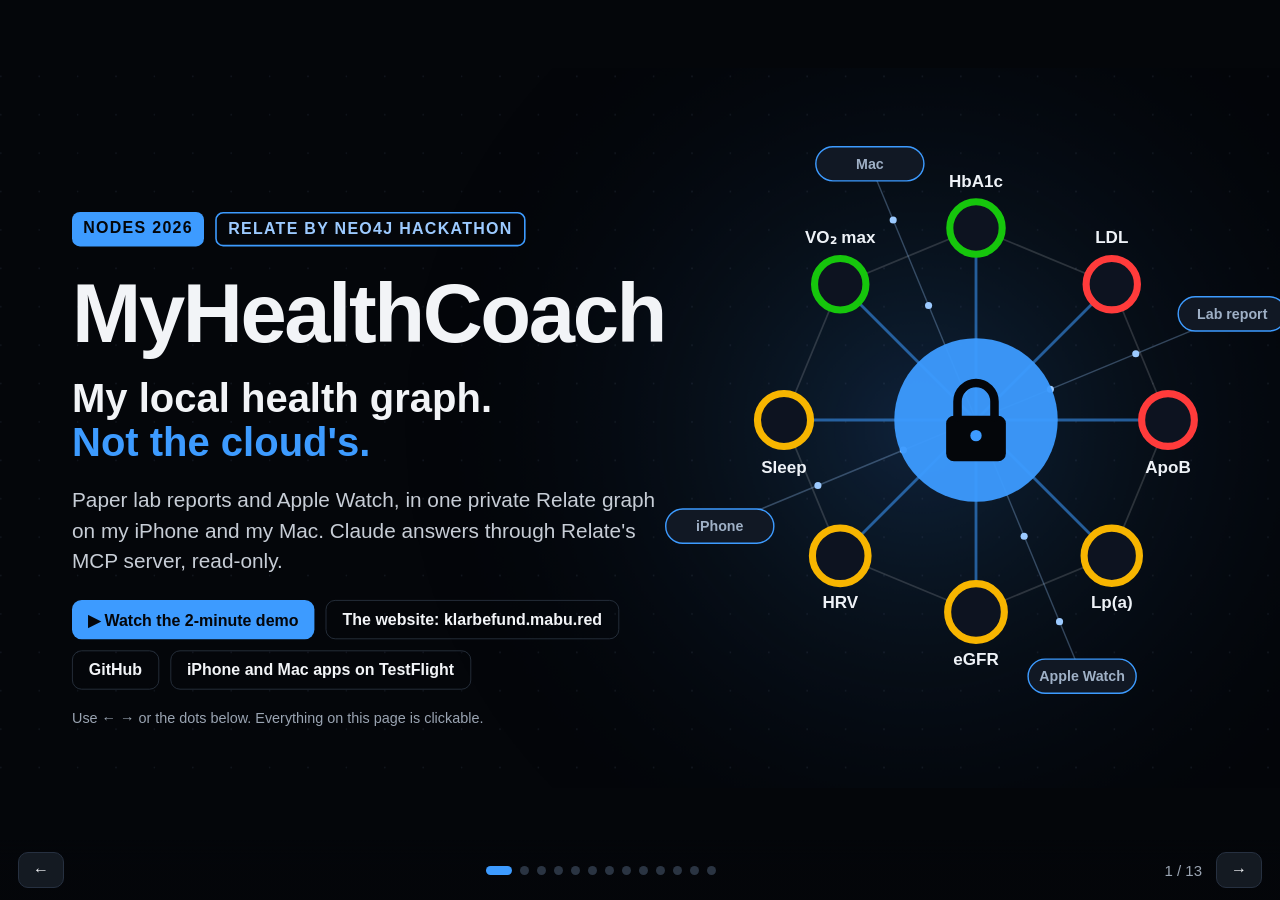
<file: docs/slides.html>
<!doctype html>
<html lang="en">
<head>
<meta charset="utf-8">
<meta name="viewport" content="width=device-width, initial-scale=1">
<title>MyHealthCoach · Relate by Neo4j</title>
<meta name="description" content="My lab reports and Apple Watch in one Neo4j Relate graph on my own iPhone and Mac. Encrypted, local, no cloud, and Claude answers through Relate's MCP server.">
<meta property="og:title" content="MyHealthCoach: My Local Health Graph, Not the Cloud's">
<meta property="og:description" content="Neo4j Relate on the iPhone and the Mac. NODES 2026 · Relate by Neo4j Hackathon.">
<style>
:root{--bg:#04060a;--panel:#0d1117;--line:#1f2630;--ink:#f2f4f7;--muted:#9aa4b2;--accent:#3d9bff;--good:#16c60c;--warn:#f7b500;--bad:#ff3b3b;
  --sans:-apple-system,"SF Pro Display","Helvetica Neue",Arial,sans-serif;--mono:ui-monospace,Menlo,monospace}
*{box-sizing:border-box}
html,body{margin:0;height:100%;background:var(--bg);color:var(--ink);font-family:var(--sans);overflow:hidden}
#stage{position:absolute;left:50%;top:50%;width:1600px;height:900px;transform-origin:center;}
.slide{position:absolute;inset:0;padding:70px 90px 90px;opacity:0;pointer-events:none;transition:opacity .45s ease}
.slide.on{opacity:1;pointer-events:auto}
.kicker{color:var(--accent);font-weight:700;letter-spacing:.08em;text-transform:uppercase;font-size:22px;margin:0 0 14px}
h1{font-size:64px;line-height:1.05;margin:0 0 24px;letter-spacing:-1px}
h2{font-size:52px;line-height:1.08;margin:0 0 22px;letter-spacing:-.5px}
p.lead{font-size:26px;line-height:1.45;color:#c7cdd6;margin:0 0 22px;max-width:760px}
ul.pts{list-style:none;padding:0;margin:0;display:flex;flex-direction:column;gap:16px}
ul.pts li{font-size:24px;line-height:1.4;color:#c7cdd6;padding-left:30px;position:relative}
ul.pts li::before{content:"";position:absolute;left:0;top:11px;width:12px;height:12px;border-radius:50%;background:var(--accent)}
.cols{display:grid;grid-template-columns:640px 1fr;gap:60px;height:100%;align-items:center}
.btn{display:inline-flex;align-items:center;gap:10px;font:600 20px var(--sans);color:var(--bg);background:var(--accent);border:0;border-radius:12px;padding:12px 20px;cursor:pointer;text-decoration:none}
.btn.ghost{background:transparent;color:var(--ink);border:1.5px solid #2c3644}
.btn:focus-visible,.chip:focus-visible,.nav button:focus-visible{outline:3px solid #fff;outline-offset:2px}
.row{display:flex;gap:14px;flex-wrap:wrap}
.pill{font-size:20px;font-weight:800;letter-spacing:.08em;text-transform:uppercase;padding:8px 14px;border-radius:10px}
.p1{background:var(--accent);color:var(--bg)}.p2{border:2px solid var(--accent);color:#9ccaff}
/* phone */
.phone{width:400px;height:868px;border-radius:58px;background:#1d2128;padding:10px;box-shadow:0 40px 110px rgba(0,0,0,.6),0 0 0 2px #2c323c inset;position:relative;cursor:pointer;justify-self:center}
.phone .scr{width:100%;height:100%;border-radius:48px;overflow:hidden;position:relative;background:#f2f2f7}
.phone img{position:absolute;inset:0;width:100%;height:100%;transition:transform .5s cubic-bezier(.2,.8,.2,1),opacity .5s}
.phone .hint{position:absolute;bottom:-46px;left:0;right:0;text-align:center;color:var(--muted);font-size:18px}
.steps{display:flex;gap:10px;margin-top:26px}
.steps button{font:600 17px var(--sans);color:var(--muted);background:var(--panel);border:1px solid var(--line);border-radius:999px;padding:8px 14px;cursor:pointer}
.steps button.on{color:var(--bg);background:var(--accent);border-color:var(--accent)}
.cap{font-size:22px;color:#dfe5ee;min-height:66px;margin-top:20px;line-height:1.4}
/* model */
#model{width:100%;height:640px}
.chip{font:600 18px var(--sans);color:#c7cdd6;background:var(--panel);border:1px solid var(--line);border-radius:999px;padding:9px 16px;cursor:pointer}
.chip.on{background:var(--accent);color:var(--bg);border-color:var(--accent)}
/* knowledge */
.kgrid{display:grid;grid-template-columns:1fr 1fr;gap:24px;margin-top:24px}
.card{background:var(--panel);border:1px solid var(--line);border-radius:18px;padding:22px 24px}
.card h3{margin:0 0 12px;font-size:22px;color:#9ccaff;text-transform:uppercase;letter-spacing:.06em}
.card .item{font-size:21px;padding:8px 0;border-top:1px solid var(--line);display:flex;justify-content:space-between;gap:16px}
.card .item:first-of-type{border-top:0}
.card .src{color:var(--muted);font-size:16px;text-align:right}
/* video */
.vid{width:100%;aspect-ratio:16/9;border:0;border-radius:18px;background:#000;box-shadow:0 30px 80px rgba(0,0,0,.6)}
.q{font-size:20px;background:var(--panel);border:1px solid var(--line);border-left:4px solid var(--accent);border-radius:12px;padding:14px 18px;margin:0 0 12px;color:#dfe5ee;line-height:1.4}
/* privacy */
.tri{display:grid;grid-template-columns:repeat(3,1fr);gap:26px;margin-top:30px}
.tri .card{min-height:330px}.tri .big{font-size:34px;font-weight:800;margin:6px 0 10px}
.tri p{font-size:20px;color:#c7cdd6;line-height:1.45;margin:0}
pre{font:17px/1.5 var(--mono);background:#0a0e14;border:1px solid var(--line);border-radius:14px;padding:18px 20px;color:#cfe3ff;white-space:pre-wrap;margin:0 0 18px}
.qr{background:#fff;border-radius:22px;padding:18px;width:300px}
.qr img{width:100%;display:block}
/* nav */
.nav{position:fixed;left:0;right:0;bottom:0;display:flex;align-items:center;gap:14px;padding:12px 18px;background:linear-gradient(transparent,rgba(4,6,10,.92) 40%);z-index:5}
.nav button{font:600 16px var(--sans);color:var(--ink);background:#141a22;border:1px solid #263040;border-radius:10px;padding:8px 14px;cursor:pointer}
.dots{display:flex;gap:8px;flex:1;justify-content:center}
.dots i{width:9px;height:9px;border-radius:50%;background:#2a3442;cursor:pointer}.dots i.on{background:var(--accent);width:26px;border-radius:6px}
.nav .count{color:var(--muted);font-size:15px;min-width:64px;text-align:right}
#bg{position:absolute;inset:0;width:100%;height:100%}
@media (prefers-reduced-motion: reduce){.slide,.phone img{transition:none}}
</style>
</head>
<body>
<div id="stage">

<!-- 1 hero -->
<section class="slide" data-title="MyHealthCoach">
  <canvas id="bg" width="1600" height="900"></canvas>
  <svg id="hero" viewBox="0 0 900 900" style="position:absolute;right:-20px;top:40px;width:800px;height:800px"></svg>
  <div style="position:relative;max-width:780px;margin-top:110px">
    <div class="row" style="margin-bottom:30px"><span class="pill p1">NODES 2026</span><span class="pill p2">Relate by Neo4j Hackathon</span></div>
    <h1 style="font-size:104px;letter-spacing:-3px">MyHealthCoach</h1>
    <p style="font-size:50px;font-weight:800;margin:0 0 26px;line-height:1.1">My local health graph.<br><span style="color:var(--accent)">Not the cloud's.</span></p>
    <p class="lead">Paper lab reports and Apple Watch, in one private Relate graph on my iPhone and my Mac. Claude answers through Relate's MCP server, read-only.</p>
    <div class="row" style="margin-top:30px">
      <a class="btn" href="#" data-goto="7">▶ Watch the 2-minute demo</a>
      <a class="btn ghost" href="./">The website: klarbefund.mabu.red</a>
      <a class="btn ghost" href="https://github.com/ma3u/relate-hackathon-team">GitHub</a>
      <a class="btn ghost" href="https://testflight.apple.com/join/ssADSXX6">iPhone and Mac apps on TestFlight</a>
    </div>
    <p style="color:var(--muted);font-size:18px;margin-top:26px">Use ← → or the dots below. Everything on this page is clickable.</p>
  </div>
</section>

<!-- 2 problem + scan -->
<section class="slide" data-title="The problem">
  <div class="cols">
    <div>
      <p class="kicker">The problem</p>
      <h2>Health data on paper, in silos</h2>
      <ul class="pts"><li>Lab reports on paper, wearables in their own apps</li><li>Klarbefund scans a report on the iPhone</li><li>Every value coded with LOINC, with the page and line it came from</li></ul>
      <div class="steps" data-phone="p1"></div>
      <div class="cap" id="cap-p1"></div>
    </div>
    <div class="phone" id="p1"><div class="scr"></div><div class="hint">Tap the phone</div></div>
  </div>
</section>

<!-- 3 on device -->
<section class="slide" data-title="Relate on the iPhone">
  <div class="cols">
    <div>
      <p class="kicker">Relate on the iPhone</p>
      <h2>A graph database inside the app</h2>
      <ul class="pts"><li>Neo4j's embedded graph database, in Klarbefund</li><li>One <code>health.rl</code> file under iOS Data Protection (<em>complete</em>): unreadable while the phone is locked</li><li>Excluded from backups, never sent anywhere</li></ul>
      <div class="steps" data-phone="p2"></div>
      <div class="cap" id="cap-p2"></div>
    </div>
    <div class="phone" id="p2"><div class="scr"></div><div class="hint">Tap the phone</div></div>
  </div>
</section>

<!-- 4 export -->
<section class="slide" data-title="Export to my Mac">
  <div class="cols">
    <div>
      <p class="kicker">Export to my Mac</p>
      <h2>A copy on hardware I own</h2>
      <ul class="pts"><li>Paired by QR code: pinned certificate and secret token</li><li>Over Wi-Fi with Apple's TLS; a USB cable works with the command-line receiver</li><li>Into Klarbefund for Mac, sealed with AES-256 while it is closed</li></ul>
      <div class="steps" data-phone="p3"></div>
      <div class="cap" id="cap-p3"></div>
    </div>
    <div class="phone" id="p3"><div class="scr"></div><div class="hint">Tap the phone</div></div>
  </div>
</section>

<!-- 4b mac app -->
<section class="slide" data-title="Klarbefund for Mac">
  <div class="cols" style="grid-template-columns:470px 1fr;gap:44px">
    <div>
      <p class="kicker">Klarbefund for Mac · TestFlight</p>
      <h2>No scripts. Three steps.</h2>
      <ul class="pts"><li><b>Pair</b>: scan the Mac's QR code with the iPhone, tap <i>Send everything now</i></li><li><b>See</b>: one Relate file in the app's sandbox, sealed with AES-256-GCM while the app is closed; <i>Open 3D view</i> shows it as an interactive graph, your main risk in the middle</li><li><b>Ask</b>: <i>Connect Claude Desktop</i> installs a read-only extension with one click; the Klarbefund skill takes your personal anamnesis and stores the findings in your graph</li></ul>
      <p style="color:var(--muted);font-size:18px;margin-top:18px">TLS, hashing and signatures come from macOS itself: no bundled crypto. Same TestFlight link as the iPhone app.</p>
    </div>
    <img src="presentation/mac.png" alt="Klarbefund for Mac with synthetic data: pair your iPhone, your health graph, ask Claude" style="width:100%;border-radius:14px;box-shadow:0 40px 110px rgba(0,0,0,.6),0 0 0 1px #2c323c">
  </div>
</section>

<!-- 5 model -->
<section class="slide" data-title="One graph">
  <p class="kicker">Metadata model</p>
  <h2 style="margin-bottom:10px">One graph, grown from one root</h2>
  <div class="row" id="mchips" style="margin-bottom:6px"></div>
  <svg id="model" viewBox="0 0 1600 700"></svg>
</section>

<!-- 6 knowledge -->
<section class="slide" data-title="Knowledge">
  <p class="kicker">Knowledge graph</p>
  <h2>Health risk → score → measure → my value</h2>
  <p class="lead" style="max-width:1200px">The graph also holds the medical knowledge, each link with its source. Pick a risk:</p>
  <div class="row" id="kchips"></div>
  <div class="kgrid"><div class="card"><h3>Risk scores that estimate it</h3><div id="kscores"></div></div><div class="card"><h3>Measures the guidelines name</h3><div id="kmarks"></div></div></div>
</section>

<!-- 7 video -->
<section class="slide" data-title="Demo video">
  <div class="cols" style="grid-template-columns:980px 1fr;gap:44px">
    <div><iframe class="vid" id="yt" title="MyHealthCoach demo video" allow="accelerometer; autoplay; encrypted-media; gyroscope; picture-in-picture" allowfullscreen data-src=""></iframe></div>
    <div>
      <p class="kicker">Ask Claude</p>
      <h2 style="font-size:44px">Answers from my own graph</h2>
      <div class="q">What is in my health graph? Count the kinds of data, the sources and the time span.</div>
      <div class="q">What risk scores are stored for me? Show the lab values each was calculated from.</div>
      <div class="q">Before my doctor's visit: write a six-minute briefing with my trends and the guideline targets.</div>
      <p style="color:var(--muted);font-size:18px">Claude Desktop writes the Cypher; Relate's MCP server answers read-only from a snapshot.</p>
    </div>
  </div>
</section>

<!-- 8 doctor -->
<section class="slide" data-title="Doctor's visit">
  <div class="cols" style="grid-template-columns:700px 1fr">
    <div>
      <p class="kicker">From graph to action</p>
      <h2>Ready for my doctor's visit</h2>
      <ul class="pts"><li>Claude reads the graph through Relate's MCP server</li><li>Charts the trends, computes SCORE2, compares with the guideline targets</li><li>Writes a six-minute briefing with one question per topic, and its sources</li></ul>
    </div>
    <div class="card" style="padding:30px">
      <h3>The briefing, as Claude laid it out</h3>
      <div class="item"><span>1 · Statin: which LDL target applies to me?</span><span class="src">2.5 min</span></div>
      <div class="item"><span>2 · Hair loss: which tests, which referral?</span><span class="src">1.5 min</span></div>
      <div class="item"><span>3 · Vaccinations: what is due today?</span><span class="src">1 min</span></div>
      <div class="item"><span>4 · Screening at 50: what to order?</span><span class="src">1 min</span></div>
      <p style="color:var(--muted);font-size:17px;margin:16px 0 0">Values stay out of this public page; the video shows the real briefing.</p>
    </div>
  </div>
</section>

<!-- 9 privacy -->
<section class="slide" data-title="Privacy">
  <p class="kicker">Security</p>
  <h2>Private by construction</h2>
  <div class="tri">
    <div class="card"><h3>iPhone</h3><div class="big">Data Protection</div><p>Relate's single file under <code>FileProtectionType.complete</code>, excluded from backup. Talks only to the paired Mac.</p></div>
    <div class="card"><h3>Mac</h3><div class="big">AES-256 seal</div><p>Klarbefund for Mac keeps the graph sealed (AES-256-GCM) while it is closed; the key never leaves the Mac's keychain. Pinned TLS or a USB cable, no cloud on the way.</p></div>
    <div class="card"><h3>Claude</h3><div class="big">read-only</div><p>The Klarbefund extension reads a snapshot copy, only while the Mac app is open; write queries are refused. Only the rows Claude asks for leave the Mac.</p></div>
  </div>
</section>

<!-- 10 research: why -->
<section class="slide" data-title="For research: why">
  <p class="kicker">For research</p>
  <h2>The data stays. The analysis comes to it.</h2>
  <div style="display:grid;grid-template-columns:1fr 90px 1fr;gap:20px;align-items:stretch;margin-top:26px">
    <div class="card" style="padding:28px">
      <h3>Primary use · this app</h3>
      <div class="big" style="font-size:34px;font-weight:800;margin:4px 0 12px">My graph, not the cloud's</div>
      <p style="font-size:21px;color:#c7cdd6;line-height:1.45;margin:0">One person, their own data, on their own iPhone and Mac. Claude reads it read-only, for their own doctor's visit.</p>
    </div>
    <div style="display:flex;align-items:center;justify-content:center;font-size:54px;color:var(--accent)" aria-hidden="true">→</div>
    <div class="card" style="padding:28px;border-color:#2b5d94">
      <h3>Secondary use · research</h3>
      <div class="big" style="font-size:34px;font-weight:800;margin:4px 0 12px">A Trusted Research Environment</div>
      <p style="font-size:21px;color:#c7cdd6;line-height:1.45;margin:0">Many people's graphs, for a researcher. The rows never travel to them: the work happens inside a sealed workspace. Under the EHDS, that's the secure processing environment (Art. 73).</p>
    </div>
  </div>
  <p style="font-size:22px;color:#c7cdd6;margin:34px 0 14px">How a TRE earns trust: the <b>Five Safes</b></p>
  <div style="display:grid;grid-template-columns:repeat(5,1fr);gap:16px">
    <div class="card" style="padding:18px 20px"><h3 style="font-size:19px">Safe projects</h3><p style="font-size:18px;color:#c7cdd6;margin:0;line-height:1.4">A permit for one purpose</p></div>
    <div class="card" style="padding:18px 20px"><h3 style="font-size:19px">Safe people</h3><p style="font-size:18px;color:#c7cdd6;margin:0;line-height:1.4">Named in the permit, second factor</p></div>
    <div class="card" style="padding:18px 20px"><h3 style="font-size:19px">Safe settings</h3><p style="font-size:18px;color:#c7cdd6;margin:0;line-height:1.4">Confidential container, attested, no internet</p></div>
    <div class="card" style="padding:18px 20px"><h3 style="font-size:19px">Safe data</h3><p style="font-size:18px;color:#c7cdd6;margin:0;line-height:1.4">Pseudonymised, opt-outs removed</p></div>
    <div class="card" style="padding:18px 20px"><h3 style="font-size:19px">Safe outputs</h3><p style="font-size:18px;color:#c7cdd6;margin:0;line-height:1.4">Only reviewed aggregates leave</p></div>
  </div>
</section>

<!-- 11 research: how -->
<section class="slide" data-title="For research: how">
  <p class="kicker">For research</p>
  <h2>Klarbefund's graph in a researcher's remote desktop</h2>
  <svg viewBox="0 0 1420 330" style="width:100%;height:330px;margin-top:10px" role="img" aria-label="The person's Klarbefund shares data with the hub; the access body issues a permit; inside an attested workspace the researcher's remote desktop runs Relate, health_graph, the 3D view and the read-only MCP server; only results that pass the airlock leave.">
    <defs><marker id="tra" viewBox="0 0 10 10" refX="9" refY="5" markerWidth="7" markerHeight="7" orient="auto"><path d="M0,0L10,5L0,10z" fill="#7d8796"/></marker></defs>
    <rect x="0" y="95" width="220" height="140" rx="16" fill="#0d1117" stroke="#3d9bff" stroke-width="3"/>
    <text x="110" y="140" text-anchor="middle" font-size="22" font-weight="750" fill="#fff">The person</text>
    <text x="110" y="172" text-anchor="middle" font-size="17" fill="#aab1bc">Klarbefund on</text>
    <text x="110" y="196" text-anchor="middle" font-size="17" fill="#aab1bc">iPhone and Mac</text>
    <line x1="222" y1="165" x2="290" y2="165" stroke="#7d8796" stroke-width="2.5" marker-end="url(#tra)"/>
    <text x="256" y="150" text-anchor="middle" font-size="14" fill="#9aa3af">shares</text>
    <rect x="296" y="95" width="230" height="140" rx="16" fill="#0d1117" stroke="#1baf7a" stroke-width="3"/>
    <text x="411" y="140" text-anchor="middle" font-size="22" font-weight="750" fill="#fff">Access body</text>
    <text x="411" y="172" text-anchor="middle" font-size="17" fill="#aab1bc">permit: purpose,</text>
    <text x="411" y="196" text-anchor="middle" font-size="17" fill="#aab1bc">people, datasets</text>
    <line x1="528" y1="165" x2="596" y2="165" stroke="#7d8796" stroke-width="2.5" marker-end="url(#tra)"/>
    <text x="562" y="150" text-anchor="middle" font-size="14" fill="#9aa3af">sealed</text>
    <rect x="602" y="10" width="520" height="310" rx="20" fill="#0a1420" stroke="#f7b500" stroke-width="3" stroke-dasharray="10 7"/>
    <text x="862" y="44" text-anchor="middle" font-size="19" font-weight="750" fill="#f7b500">Attested workspace · no internet</text>
    <rect x="630" y="64" width="464" height="234" rx="14" fill="#0d1117" stroke="#2c3644" stroke-width="2"/>
    <text x="862" y="98" text-anchor="middle" font-size="20" font-weight="750" fill="#fff">Researcher's remote desktop (Linux)</text>
    <text x="656" y="140" font-size="18" fill="#c7cdd6">● Relate: one .rl per pseudonymised person</text>
    <text x="656" y="174" font-size="18" fill="#c7cdd6">● health_graph: knowledge, scores, anamnesis</text>
    <text x="656" y="208" font-size="18" fill="#c7cdd6">● the 3D view, served inside</text>
    <text x="656" y="242" font-size="18" fill="#c7cdd6">● relate serve --mcp --read-only</text>
    <text x="656" y="276" font-size="16" fill="#9aa4b2">same code as on the Mac</text>
    <line x1="1124" y1="165" x2="1192" y2="165" stroke="#7d8796" stroke-width="2.5" marker-end="url(#tra)"/>
    <text x="1158" y="150" text-anchor="middle" font-size="14" fill="#9aa3af">airlock</text>
    <rect x="1198" y="95" width="222" height="140" rx="16" fill="#0d1117" stroke="#6250d6" stroke-width="3"/>
    <text x="1309" y="140" text-anchor="middle" font-size="22" font-weight="750" fill="#fff">Researcher</text>
    <text x="1309" y="172" text-anchor="middle" font-size="17" fill="#aab1bc">reviewed</text>
    <text x="1309" y="196" text-anchor="middle" font-size="17" fill="#aab1bc">aggregates only</text>
  </svg>
  <div style="display:grid;grid-template-columns:1fr 1fr;gap:24px;margin-top:22px">
    <div class="card"><h3>Checked on Linux</h3><p style="font-size:20px;color:#c7cdd6;margin:0;line-height:1.45">Relate 1.0.1 for Linux in a container: all 67 tests pass, and the anamnesis plan, the 3D view and the read-only MCP server run, on the synthetic sample graph.</p></div>
    <div class="card"><h3>Planned, not built</h3><p style="font-size:20px;color:#c7cdd6;margin:0;line-height:1.45">A workspace per permit (<a href="https://github.com/ma3u/MinimumViableHealthDataspacev2/issues/1132" style="color:#9ccaff">#1132</a>) and an airlock reviewed by the access body (<a href="https://github.com/ma3u/MinimumViableHealthDataspacev2/issues/1133" style="color:#9ccaff">#1133</a>). Claude only through a model endpoint the access body approves.</p></div>
  </div>
</section>

<!-- 12 try -->
<section class="slide" data-title="Try it">
  <div class="cols" style="grid-template-columns:1fr 360px">
    <div>
      <p class="kicker">Try it</p>
      <h2>Clone, run, see the graph</h2>
      <pre>git clone https://github.com/ma3u/relate-hackathon-team
cd relate-hackathon-team
relate query --database examples/health-graph/health.rl --mode table &lt;&lt;&lt; \
  "MATCH (h:HealthRisk)&lt;-[:MARKER_OF]-(:LoincCode)&lt;-[:CODED_BY]-(o:Observation)
   RETURN h.name AS risk, count(o) AS values"
relate serve --mcp stdio --database examples/health-graph/health.rl --read-only</pre>
      <p class="lead" style="font-size:22px">The sample store is synthetic: no real person. <a href="https://github.com/ma3u/relate-hackathon-team#readme" style="color:#9ccaff">README</a> · <a href="https://devpost.com/software/myhealthcoach-my-local-health-graph-not-the-cloud-s" style="color:#9ccaff">Devpost</a> · <a href="https://www.youtube.com/watch?v=HRmlXPt0r_k" style="color:#9ccaff">3-minute version</a></p>
    </div>
    <div style="text-align:center"><div class="qr"><img src="presentation/qr-testflight.png" alt="QR code: Klarbefund on TestFlight"></div><p style="font-size:24px;font-weight:700;margin:16px 0 4px">Klarbefund on TestFlight</p><p style="font-size:17px;margin:0 0 6px;color:var(--muted)">iPhone and Mac</p><p style="color:#9ccaff;font-size:17px;margin:0">testflight.apple.com/join/ssADSXX6</p></div>
  </div>
</section>

</div>

<nav class="nav" aria-label="Slides"><button id="prev" aria-label="Previous slide">←</button><div class="dots" id="dots"></div><span class="count" id="count"></span><button id="next" aria-label="Next slide">→</button></nav>

<script>
const VIDEO_ID = "TZWaN4sBj1s";   // the Devpost demo video
const slides = [...document.querySelectorAll(".slide")];
let cur = 0;
const stage = document.getElementById("stage");
function fit() { const s = Math.min(innerWidth / 1600, (innerHeight - 56) / 900); stage.style.transform = `translate(-50%, calc(-50% - 22px)) scale(${s})`; }
addEventListener("resize", fit); fit();
const dots = document.getElementById("dots");
slides.forEach((s, i) => { const d = document.createElement("i"); d.title = s.dataset.title; d.onclick = () => go(i); dots.appendChild(d); });
function go(i) {
  cur = Math.max(0, Math.min(slides.length - 1, i));
  slides.forEach((s, j) => s.classList.toggle("on", j === cur));
  [...dots.children].forEach((d, j) => d.classList.toggle("on", j === cur));
  document.getElementById("count").textContent = `${cur + 1} / ${slides.length}`;
  history.replaceState(null, "", "#" + (cur + 1));
  const yt = document.getElementById("yt");
  if (slides[cur].contains(yt) && !yt.src) yt.src = `https://www.youtube-nocookie.com/embed/${VIDEO_ID}?rel=0`;
}
document.getElementById("prev").onclick = () => go(cur - 1);
document.getElementById("next").onclick = () => go(cur + 1);
addEventListener("keydown", e => { if (e.key === "ArrowRight" || e.key === "PageDown" || e.key === " ") go(cur + 1); if (e.key === "ArrowLeft" || e.key === "PageUp") go(cur - 1); });
let tx = null; addEventListener("touchstart", e => tx = e.touches[0].clientX, { passive: true });
addEventListener("touchend", e => { if (tx === null) return; const d = e.changedTouches[0].clientX - tx; if (Math.abs(d) > 50) go(cur + (d < 0 ? 1 : -1)); tx = null; });
document.querySelectorAll("[data-goto]").forEach(a => a.onclick = e => { e.preventDefault(); go(+a.dataset.goto); });

// ── phones: tap through the real flow (synthetic data) ──
const FLOWS = {
  p1: [["scan", "Scan the paper report"], ["list", "Each report: lab, date, how it was read"], ["detail", "Every value with its LOINC code, reference and page and line"]],
  p2: [["graph-menu", "Menu → Health graph on this iPhone"], ["graph", "Reports, values, LOINC codes and OMOP rows: a Relate graph on the phone"]],
  p3: [["relate", "Export to my Mac: scan the QR code Klarbefund for Mac shows"], ["relatePaired", "Paired with my Mac by QR code"], ["relateUSB", "No shared Wi-Fi? Send over a USB cable (command-line receiver)"], ["relateUSBDone", "Sent: reports and Apple Watch weeks are in the Mac's graph"]],
};
for (const [id, flow] of Object.entries(FLOWS)) {
  const ph = document.getElementById(id), scr = ph.querySelector(".scr"), steps = document.querySelector(`[data-phone=${id}]`), cap = document.getElementById("cap-" + id);
  const imgs = flow.map(([f]) => { const im = new Image(); im.src = `presentation/${f}.png`; im.alt = ""; scr.appendChild(im); return im; });
  const btns = flow.map(([, t], i) => { const b = document.createElement("button"); b.textContent = i + 1; b.setAttribute("aria-label", t); b.onclick = e => { e.stopPropagation(); show(i); }; steps.appendChild(b); return b; });
  let at = 0;
  function show(i) { at = (i + flow.length) % flow.length; imgs.forEach((im, j) => { im.style.transform = `translateX(${j < at ? -30 : j > at ? 100 : 0}%)`; im.style.opacity = j === at ? 1 : 0; }); btns.forEach((b, j) => b.classList.toggle("on", j === at)); cap.textContent = flow[at][1]; }
  ph.onclick = () => show(at + 1); show(0);
}

// ── metadata model, step by step from the root (counts only) ──
const LAYER = { person: "#2a78d6", omop: "#6250d6", ontology: "#1baf7a", knowledge: "#eb6834" };
const N = { Patient:[150,330,"person","me",0], DiagnosticReport:[520,190,"person","28",1], Provenance:[520,50,"person","28",1], DocumentReference:[900,70,"person","28",1], Organization:[900,190,"person","10",1], Observation:[520,400,"person","1 293",1],
  NcbiTaxon:[900,330,"ontology","44",3], LoincCode:[900,470,"ontology","194",3], OMOPPerson:[150,620,"omop","1",4], OMOPMeasurement:[520,620,"omop","714",4],
  RiskScore:[1300,110,"knowledge","4",5], HealthRisk:[1300,330,"knowledge","6",5], Knowledge:[1300,500,"knowledge","1",5], ReferenceRange:[1300,620,"knowledge","173",5], ScoreResult:[150,110,"person","4",5] };
const E = [["Patient","HAS_DIAGNOSTIC_REPORT","DiagnosticReport",1],["Provenance","TARGET","DiagnosticReport",1],["DiagnosticReport","DERIVED_FROM","DocumentReference",1],["DiagnosticReport","PERFORMED_BY","Organization",1],["DiagnosticReport","HAS_RESULT","Observation",1],
  ["Patient","HAS_OBSERVATION","Observation",2],["Observation","CODED_BY","LoincCode",3],["Observation","IDENTIFIES","NcbiTaxon",3],["Patient","MAPPED_TO","OMOPPerson",4],["Observation","MAPPED_TO","OMOPMeasurement",4],["OMOPPerson","HAS_MEASUREMENT","OMOPMeasurement",4],["OMOPMeasurement","CODED_BY","LoincCode",4],
  ["RiskScore","USES","LoincCode",5],["RiskScore","ESTIMATES","HealthRisk",5],["LoincCode","MARKER_OF","HealthRisk",5],["ReferenceRange","APPLIES_TO","LoincCode",5],["Patient","HAS_SCORE","ScoreResult",5],["ScoreResult","OF","RiskScore",5],["ScoreResult","FROM","Observation",5]];
const STEPS = ["1 · The root: me", "2 · Lab reports and values", "3 · Apple Watch weeks", "4 · Codes", "5 · Research format (OMOP)", "6 · Medical knowledge"];
const mchips = document.getElementById("mchips"); let mstep = 0;
STEPS.forEach((s, i) => { const b = document.createElement("button"); b.className = "chip"; b.textContent = s; b.onclick = () => drawModel(i); mchips.appendChild(b); });
const all = document.createElement("button"); all.className = "chip"; all.textContent = "Show all"; all.onclick = () => drawModel(5); mchips.appendChild(all);
function drawModel(step) {
  mstep = step; [...mchips.children].forEach((b, i) => b.classList.toggle("on", i === step));
  const W = l => Math.max(210, l.length * 14 + 40), H = 70;
  const ex = (x, y, tx, ty, w, pad) => { const dx = tx - x, dy = ty - y, s = Math.min(Math.abs((w / 2 + pad) / (dx || 1e-9)), Math.abs((H / 2 + pad) / (dy || 1e-9))); return [x + dx * s, y + dy * s]; };
  let g = `<defs><marker id="ar" viewBox="0 0 10 10" refX="9" refY="5" markerWidth="6" markerHeight="6" orient="auto"><path d="M0,0L10,5L0,10z" fill="#7d8796"/></marker></defs>`, lab = "";
  for (const [a, t, b, st] of E) { if (st > step) continue; const [x1, y1] = N[a], [x2, y2] = N[b]; const [sx, sy] = ex(x1, y1, x2, y2, W(a), 2), [qx, qy] = ex(x2, y2, x1, y1, W(b), 8);
    const hot = st === step, aw = t === "HAS_OBSERVATION" && step === 2;
    g += `<line x1="${sx}" y1="${sy}" x2="${qx}" y2="${qy}" stroke="${aw ? "#5aa2ff" : hot ? "#c5ccd6" : "#4b5563"}" stroke-width="${aw ? 5 : hot ? 2.6 : 2}" marker-end="url(#ar)"/>`;
    lab += `<text x="${(sx + qx) / 2}" y="${(sy + qy) / 2 - 7}" text-anchor="middle" font-size="16" fill="${aw ? "#9ccaff" : "#9aa3af"}" paint-order="stroke" stroke="#04060a" stroke-width="6">${t}</text>`; }
  g += lab;
  for (const [l, [x, y, layer, n, st]] of Object.entries(N)) { if (st > step) continue; const w = W(l), hot = st === step;
    g += `<g><rect x="${x - w / 2}" y="${y - H / 2}" width="${w}" height="${H}" rx="14" fill="#0d1117" stroke="${LAYER[layer]}" stroke-width="${hot ? 5 : 3}" opacity="${hot || step === 5 ? 1 : .85}"/><text x="${x}" y="${y - 4}" text-anchor="middle" font-size="22" font-weight="750" fill="#fff">${l}</text><text x="${x}" y="${y + 22}" text-anchor="middle" font-size="18" fill="#aab1bc">${n}</text></g>`; }
  if (step === 2) g += `<g transform="translate(330 500)"><rect x="-150" y="-40" width="300" height="80" rx="16" fill="#0f2238" stroke="#5aa2ff" stroke-width="3"/><text y="-6" text-anchor="middle" font-size="21" font-weight="750" fill="#fff">Apple Watch weekly means</text><text y="22" text-anchor="middle" font-size="17" fill="#9ccaff">Observations on me, no report</text></g>`;
  document.getElementById("model").innerHTML = g;
}
drawModel(0);

// ── knowledge: risks, scores and measures with their sources ──
fetch("presentation/knowledge.json").then(r => r.json()).then(K => {
  const kc = document.getElementById("kchips");
  K.forEach((r, i) => { const b = document.createElement("button"); b.className = "chip"; b.textContent = r.name; b.onclick = () => pick(i); kc.appendChild(b); });
  const esc = s => String(s).replace(/[&<>]/g, c => ({ "&": "&amp;", "<": "&lt;", ">": "&gt;" }[c]));
  function pick(i) {
    [...kc.children].forEach((b, j) => b.classList.toggle("on", j === i)); const r = K[i];
    document.getElementById("kscores").innerHTML = r.scores.length ? r.scores.map(s => `<div class="item"><span><b>${esc(s.name)}</b><br><span style="color:#9aa4b2;font-size:17px">uses ${esc(s.uses.join(", "))}</span></span><span class="src">${esc(s.source)}</span></div>`).join("") : `<div class="item"><span style="color:#9aa4b2">No published score stored; the measures carry it.</span></div>`;
    document.getElementById("kmarks").innerHTML = r.markers.slice(0, 8).map(m => `<div class="item"><span>${esc(m.name)}</span><span class="src">${esc(m.source)}</span></div>`).join("") + (r.markers.length > 8 ? `<div class="item"><span style="color:#9aa4b2">+ ${r.markers.length - 8} more</span></div>` : "");
  }
  pick(0);
});

// ── hero: a living graph ──
(() => {
  const svg = document.getElementById("hero"), c = document.getElementById("bg").getContext("2d");
  const C = [450, 450], R = 270, M = [["HbA1c", "#16c60c"], ["LDL", "#ff3b3b"], ["ApoB", "#ff3b3b"], ["Lp(a)", "#f7b500"], ["eGFR", "#f7b500"], ["HRV", "#f7b500"], ["Sleep", "#f7b500"], ["VO₂ max", "#16c60c"]];
  const pts = M.map((_, i) => { const a = -Math.PI / 2 + i * 2 * Math.PI / M.length; return [C[0] + R * Math.cos(a), C[1] + R * Math.sin(a)]; });
  const S = [["Lab report", -22.5], ["Apple Watch", 67.5], ["iPhone", 157.5], ["Mac", -112.5]].map(([n, d]) => [n, C[0] + 390 * Math.cos(d * Math.PI / 180), C[1] + 390 * Math.sin(d * Math.PI / 180)]);
  const reduce = matchMedia("(prefers-reduced-motion: reduce)").matches;
  function frame(ms) {
    const t = reduce ? 8 : ms / 1000;
    if (slides[0].classList.contains("on") || t < 1) {
      c.clearRect(0, 0, 1600, 900); let g = c.createRadialGradient(1150, 450, 0, 1150, 450, 650); g.addColorStop(0, "rgba(61,155,255,.20)"); g.addColorStop(1, "rgba(4,6,10,0)"); c.fillStyle = g; c.fillRect(0, 0, 1600, 900);
      c.fillStyle = "rgba(160,190,230,.09)"; for (let x = 0; x < 1600; x += 48) for (let y = (t * 6) % 48; y < 900; y += 48) c.fillRect(x, y, 2, 2);
      let h = "";
      pts.forEach(p => h += `<line x1="${C[0]}" y1="${C[1]}" x2="${p[0]}" y2="${p[1]}" stroke="#3d9bff" stroke-width="4" stroke-opacity=".55"/>`);
      pts.forEach((p, i) => { const q = pts[(i + 1) % pts.length]; h += `<line x1="${p[0]}" y1="${p[1]}" x2="${q[0]}" y2="${q[1]}" stroke="#fff" stroke-opacity=".15" stroke-width="2.5"/>`; });
      S.forEach(([n, x, y], i) => { h += `<line x1="${x}" y1="${y}" x2="${C[0]}" y2="${C[1]}" stroke="#9ccaff" stroke-opacity=".3" stroke-width="2"/>`; for (let j = 0; j < 3; j++) { const u = (t * .45 + j / 3 + i * .17) % 1; h += `<circle cx="${x + (C[0] - x) * u}" cy="${y + (C[1] - y) * u}" r="5" fill="#9ccaff"/>`; } });
      pts.forEach((p, i) => { const k = 1 + .05 * Math.sin(t * 2.4 + i); h += `<circle cx="${p[0]}" cy="${p[1]}" r="${38 * k}" fill="#0d1320" stroke="${M[i][1]}" stroke-width="10"/><text x="${p[0]}" y="${p[1] + (p[1] < C[1] ? -58 : 74)}" text-anchor="middle" font-size="24" font-weight="700" fill="#eef2f7">${M[i][0]}</text>`; });
      S.forEach(([n, x, y]) => h += `<rect x="${x - 76}" y="${y - 24}" width="152" height="48" rx="24" fill="#111824" stroke="#3d9bff" stroke-width="2"/><text x="${x}" y="${y + 7}" text-anchor="middle" font-size="20" font-weight="600" fill="#9fb0c6">${n}</text>`);
      const k = 1 + .04 * Math.sin(t * 2);
      h += `<circle cx="${C[0]}" cy="${C[1]}" r="${115 * k}" fill="#3d9bff" opacity=".95"/><rect x="${C[0] - 42}" y="${C[1] - 6}" width="84" height="64" rx="11" fill="#04060a"/><path d="M${C[0] - 26} ${C[1] - 4} v-22 a26 26 0 0 1 52 0 v22" fill="none" stroke="#04060a" stroke-width="12" stroke-linecap="round"/><circle cx="${C[0]}" cy="${C[1] + 22}" r="8" fill="#3d9bff"/>`;
      svg.innerHTML = h;
    }
    if (!reduce) requestAnimationFrame(frame);
  }
  requestAnimationFrame(frame);
})();

const fromHash = () => go(Math.max(0, (parseInt(location.hash.slice(1)) || 1) - 1));
addEventListener("hashchange", fromHash); fromHash();
</script>
</body>
</html>
</file>
